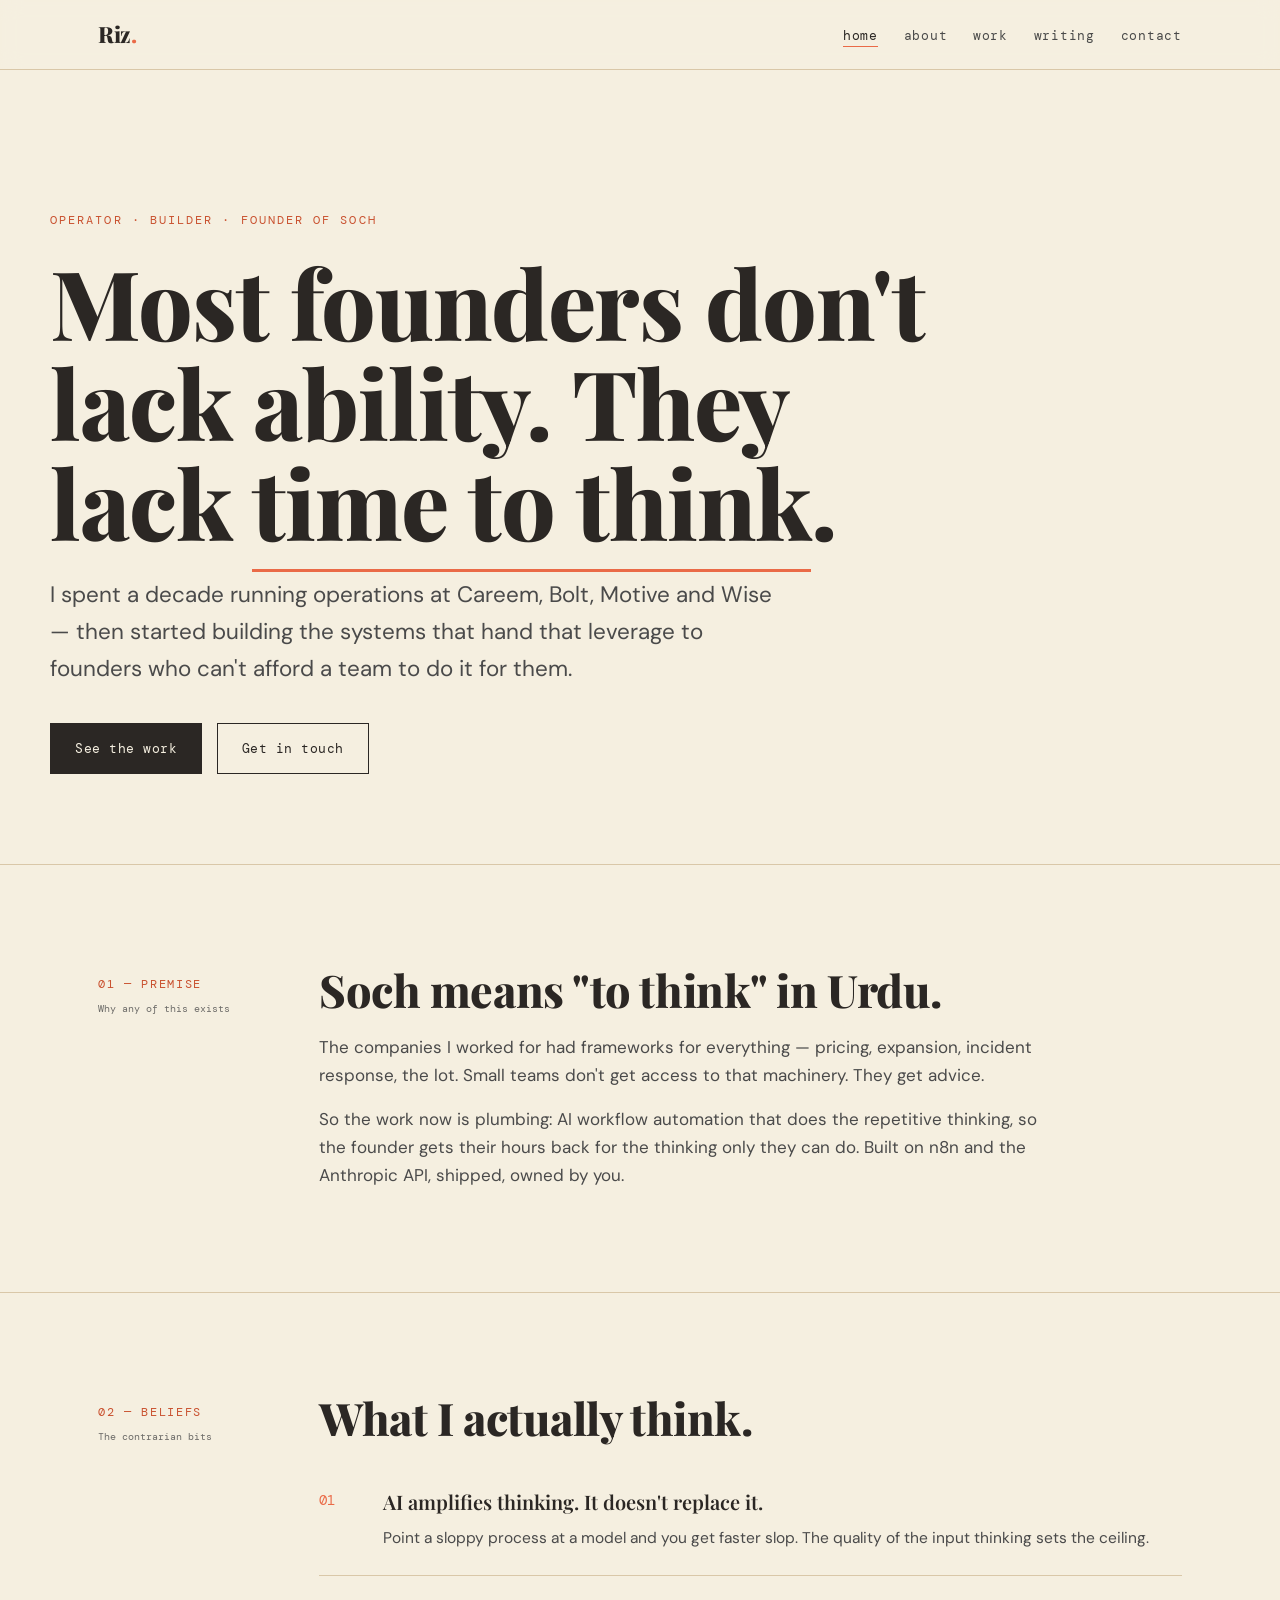
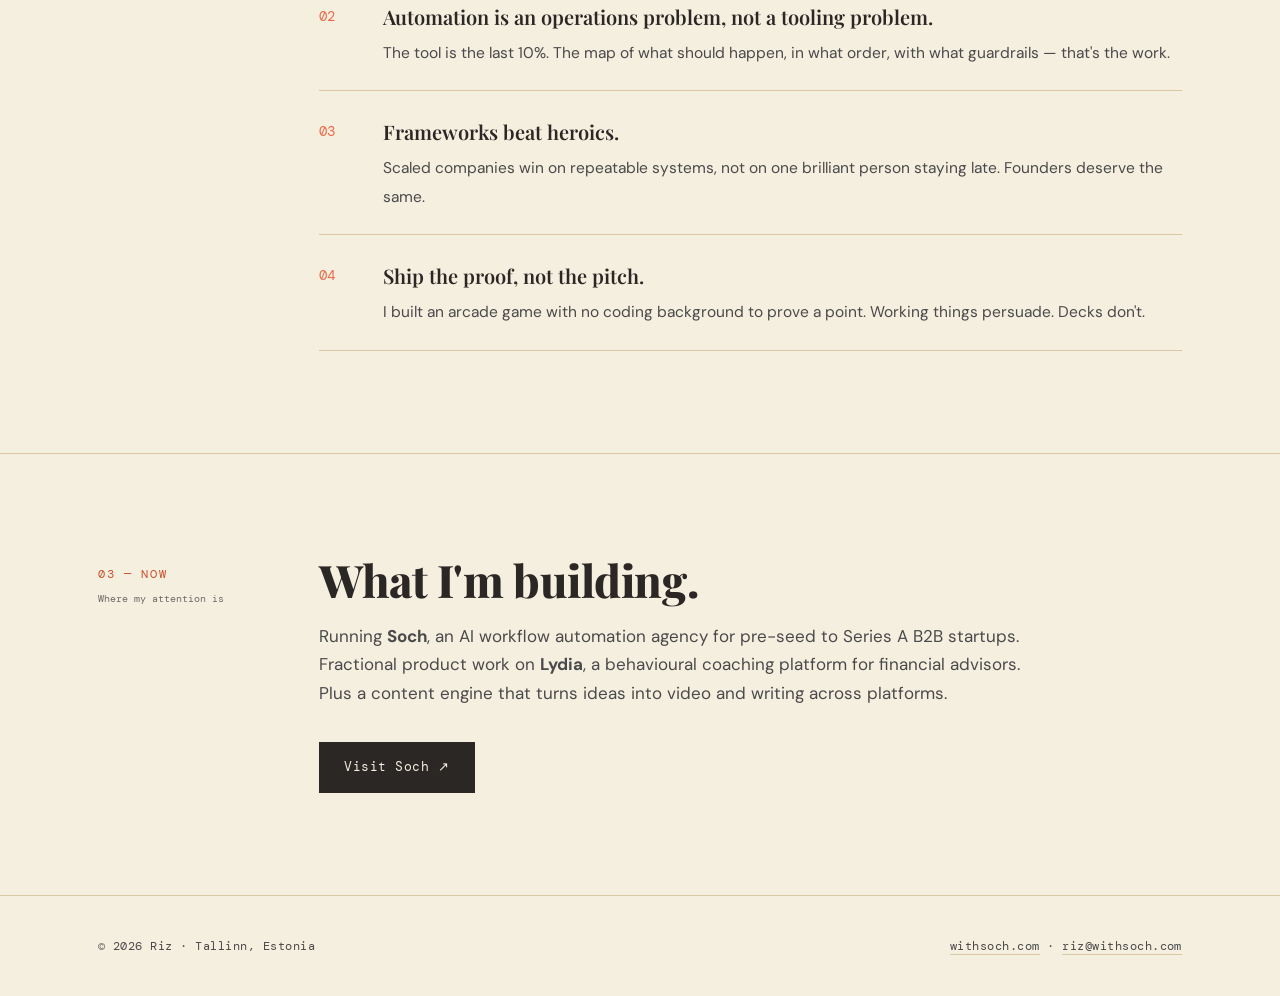
<file: index.html>
<!DOCTYPE html>
<html lang="en">
<head>
<meta charset="UTF-8">
<meta name="viewport" content="width=device-width, initial-scale=1.0">
<title>Riz — Operator. Builder. Soch.</title>
<meta name="description" content="Riz — operator, AI-automation builder, and founder of Soch. Frameworks from scaled companies, delivered to founders who don't have time to think.">
<link rel="stylesheet" href="style.css">
</head>
<body>

<nav class="nav">
  <div class="nav-inner">
    <a href="index.html" class="brand">Riz<span>.</span></a>
    <button class="nav-toggle" aria-expanded="false" aria-controls="menu">menu</button>
    <ul class="nav-links" id="menu">
      <li><a href="index.html" aria-current="page">home</a></li>
      <li><a href="about.html">about</a></li>
      <li><a href="work.html">work</a></li>
      <li><a href="writing.html">writing</a></li>
      <li><a href="contact.html">contact</a></li>
    </ul>
  </div>
</nav>

<header class="hero wrap">
  <span class="eyebrow">Operator · Builder · Founder of Soch</span>
  <h1>Most founders don't lack ability. They lack <span class="draw">time to think</span>.</h1>
  <p class="lede">I spent a decade running operations at Careem, Bolt, Motive and Wise — then started building the systems that hand that leverage to founders who can't afford a team to do it for them.</p>
  <div class="btn-row">
    <a href="work.html" class="btn">See the work</a>
    <a href="contact.html" class="btn ghost">Get in touch</a>
  </div>
</header>

<section class="section">
  <div class="wrap section-grid reveal">
    <div class="margin-label">01 — Premise<small>Why any of this exists</small></div>
    <div class="prose">
      <h2>Soch means "to think" in Urdu.</h2>
      <p>The companies I worked for had frameworks for everything — pricing, expansion, incident response, the lot. Small teams don't get access to that machinery. They get advice.</p>
      <p>So the work now is plumbing: AI workflow automation that does the repetitive thinking, so the founder gets their hours back for the thinking only they can do. Built on n8n and the Anthropic API, shipped, owned by you.</p>
    </div>
  </div>
</section>

<section class="section">
  <div class="wrap section-grid reveal">
    <div class="margin-label">02 — Beliefs<small>The contrarian bits</small></div>
    <div class="prose" style="max-width:none;">
      <h2>What I actually think.</h2>
      <ol class="beliefs">
        <li><div><b>AI amplifies thinking. It doesn't replace it.</b><span>Point a sloppy process at a model and you get faster slop. The quality of the input thinking sets the ceiling.</span></div></li>
        <li><div><b>Automation is an operations problem, not a tooling problem.</b><span>The tool is the last 10%. The map of what should happen, in what order, with what guardrails — that's the work.</span></div></li>
        <li><div><b>Frameworks beat heroics.</b><span>Scaled companies win on repeatable systems, not on one brilliant person staying late. Founders deserve the same.</span></div></li>
        <li><div><b>Ship the proof, not the pitch.</b><span>I built an arcade game with no coding background to prove a point. Working things persuade. Decks don't.</span></div></li>
      </ol>
    </div>
  </div>
</section>

<section class="section">
  <div class="wrap section-grid reveal">
    <div class="margin-label">03 — Now<small>Where my attention is</small></div>
    <div class="prose">
      <h2>What I'm building.</h2>
      <p>Running <strong>Soch</strong>, an AI workflow automation agency for pre-seed to Series A B2B startups. Fractional product work on <strong>Lydia</strong>, a behavioural coaching platform for financial advisors. Plus a content engine that turns ideas into video and writing across platforms.</p>
      <div class="btn-row">
        <a href="https://withsoch.com" class="btn" target="_blank" rel="noopener">Visit Soch ↗</a>
      </div>
    </div>
  </div>
</section>

<footer class="footer">
  <div class="footer-inner">
    <span>© 2026 Riz · Tallinn, Estonia</span>
    <span><a href="https://withsoch.com" target="_blank" rel="noopener">withsoch.com</a> · <a href="mailto:riz@withsoch.com">riz@withsoch.com</a></span>
  </div>
</footer>

<script src="main.js"></script>
</body>
</html>
</file>
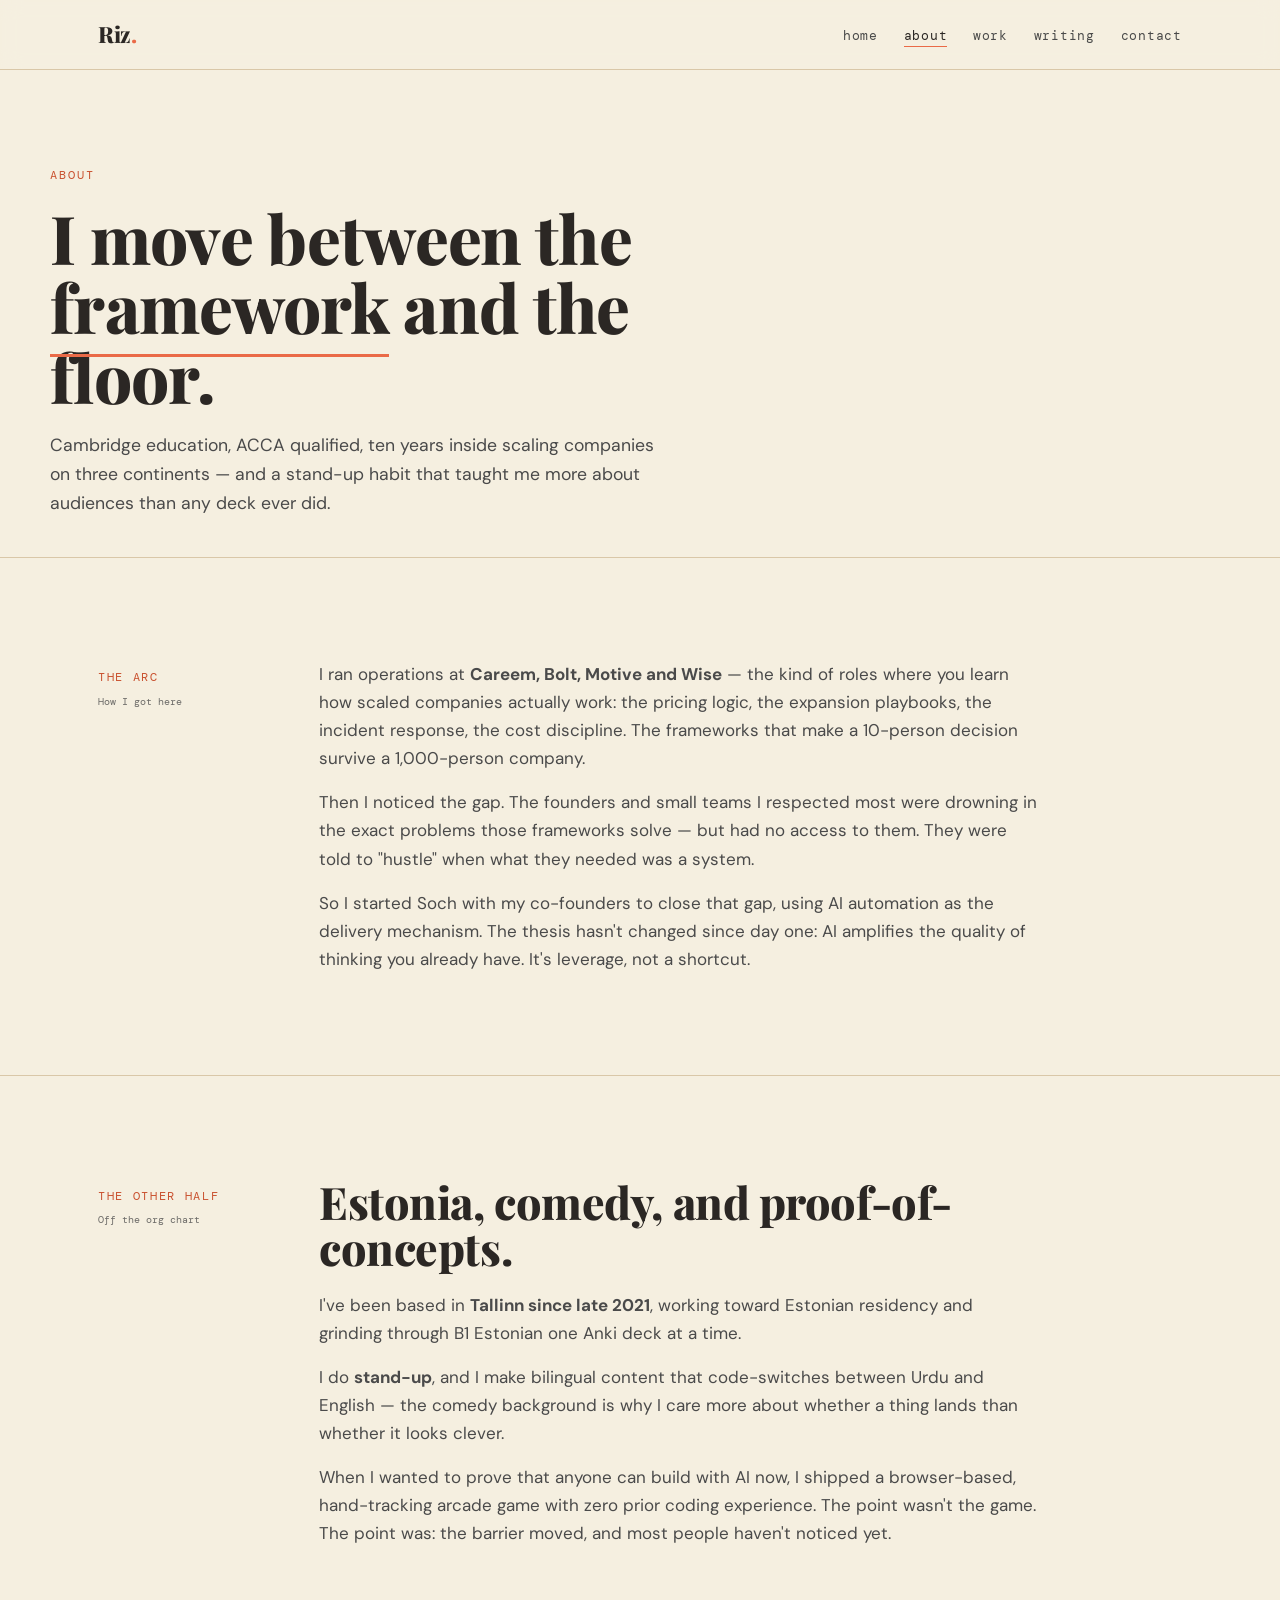
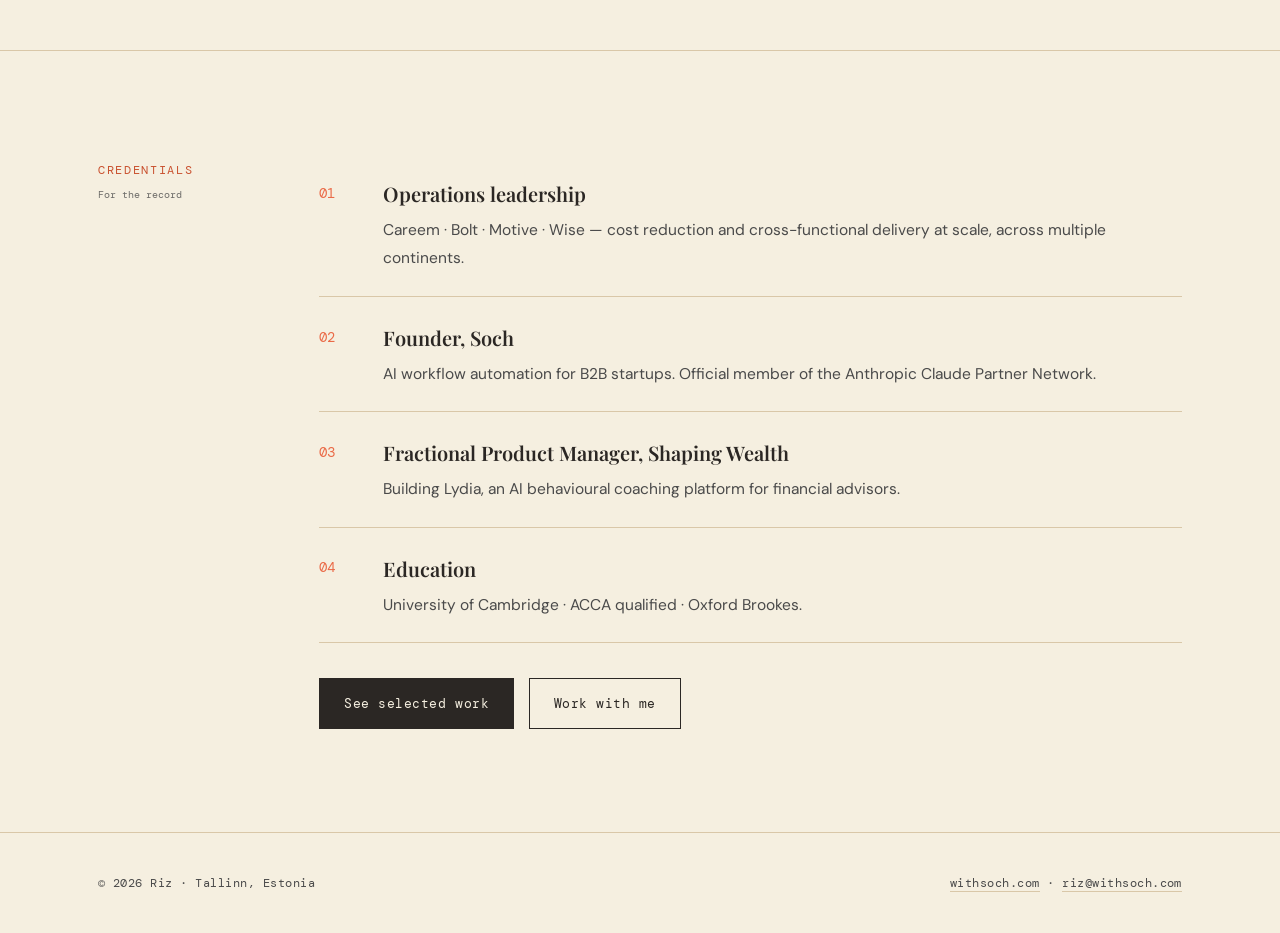
<file: about.html>
<!DOCTYPE html>
<html lang="en">
<head>
<meta charset="UTF-8">
<meta name="viewport" content="width=device-width, initial-scale=1.0">
<title>About — Riz</title>
<meta name="description" content="A decade of operations across Careem, Bolt, Motive and Wise — now building AI automation systems for founders from Tallinn, Estonia.">
<link rel="stylesheet" href="style.css">
</head>
<body>

<nav class="nav">
  <div class="nav-inner">
    <a href="index.html" class="brand">Riz<span>.</span></a>
    <button class="nav-toggle" aria-expanded="false" aria-controls="menu">menu</button>
    <ul class="nav-links" id="menu">
      <li><a href="index.html">home</a></li>
      <li><a href="about.html" aria-current="page">about</a></li>
      <li><a href="work.html">work</a></li>
      <li><a href="writing.html">writing</a></li>
      <li><a href="contact.html">contact</a></li>
    </ul>
  </div>
</nav>

<header class="page-head wrap">
  <span class="eyebrow">About</span>
  <h1>I move between the <span class="draw">framework</span> and the floor.</h1>
  <p class="lede">Cambridge education, ACCA qualified, ten years inside scaling companies on three continents — and a stand-up habit that taught me more about audiences than any deck ever did.</p>
</header>

<section class="section">
  <div class="wrap section-grid reveal">
    <div class="margin-label">The arc<small>How I got here</small></div>
    <div class="prose">
      <p>I ran operations at <strong>Careem, Bolt, Motive and Wise</strong> — the kind of roles where you learn how scaled companies actually work: the pricing logic, the expansion playbooks, the incident response, the cost discipline. The frameworks that make a 10-person decision survive a 1,000-person company.</p>
      <p>Then I noticed the gap. The founders and small teams I respected most were drowning in the exact problems those frameworks solve — but had no access to them. They were told to "hustle" when what they needed was a system.</p>
      <p>So I started Soch with my co-founders to close that gap, using AI automation as the delivery mechanism. The thesis hasn't changed since day one: AI amplifies the quality of thinking you already have. It's leverage, not a shortcut.</p>
    </div>
  </div>
</section>

<section class="section">
  <div class="wrap section-grid reveal">
    <div class="margin-label">The other half<small>Off the org chart</small></div>
    <div class="prose">
      <h2>Estonia, comedy, and proof-of-concepts.</h2>
      <p>I've been based in <strong>Tallinn since late 2021</strong>, working toward Estonian residency and grinding through B1 Estonian one Anki deck at a time.</p>
      <p>I do <strong>stand-up</strong>, and I make bilingual content that code-switches between Urdu and English — the comedy background is why I care more about whether a thing lands than whether it looks clever.</p>
      <p>When I wanted to prove that anyone can build with AI now, I shipped a browser-based, hand-tracking arcade game with zero prior coding experience. The point wasn't the game. The point was: the barrier moved, and most people haven't noticed yet.</p>
    </div>
  </div>
</section>

<section class="section">
  <div class="wrap section-grid reveal">
    <div class="margin-label">Credentials<small>For the record</small></div>
    <div class="prose" style="max-width:none;">
      <ol class="beliefs">
        <li><div><b>Operations leadership</b><span>Careem · Bolt · Motive · Wise — cost reduction and cross-functional delivery at scale, across multiple continents.</span></div></li>
        <li><div><b>Founder, Soch</b><span>AI workflow automation for B2B startups. Official member of the Anthropic Claude Partner Network.</span></div></li>
        <li><div><b>Fractional Product Manager, Shaping Wealth</b><span>Building Lydia, an AI behavioural coaching platform for financial advisors.</span></div></li>
        <li><div><b>Education</b><span>University of Cambridge · ACCA qualified · Oxford Brookes.</span></div></li>
      </ol>
      <div class="btn-row">
        <a href="work.html" class="btn">See selected work</a>
        <a href="contact.html" class="btn ghost">Work with me</a>
      </div>
    </div>
  </div>
</section>

<footer class="footer">
  <div class="footer-inner">
    <span>© 2026 Riz · Tallinn, Estonia</span>
    <span><a href="https://withsoch.com" target="_blank" rel="noopener">withsoch.com</a> · <a href="mailto:riz@withsoch.com">riz@withsoch.com</a></span>
  </div>
</footer>

<script src="main.js"></script>
</body>
</html>
</file>
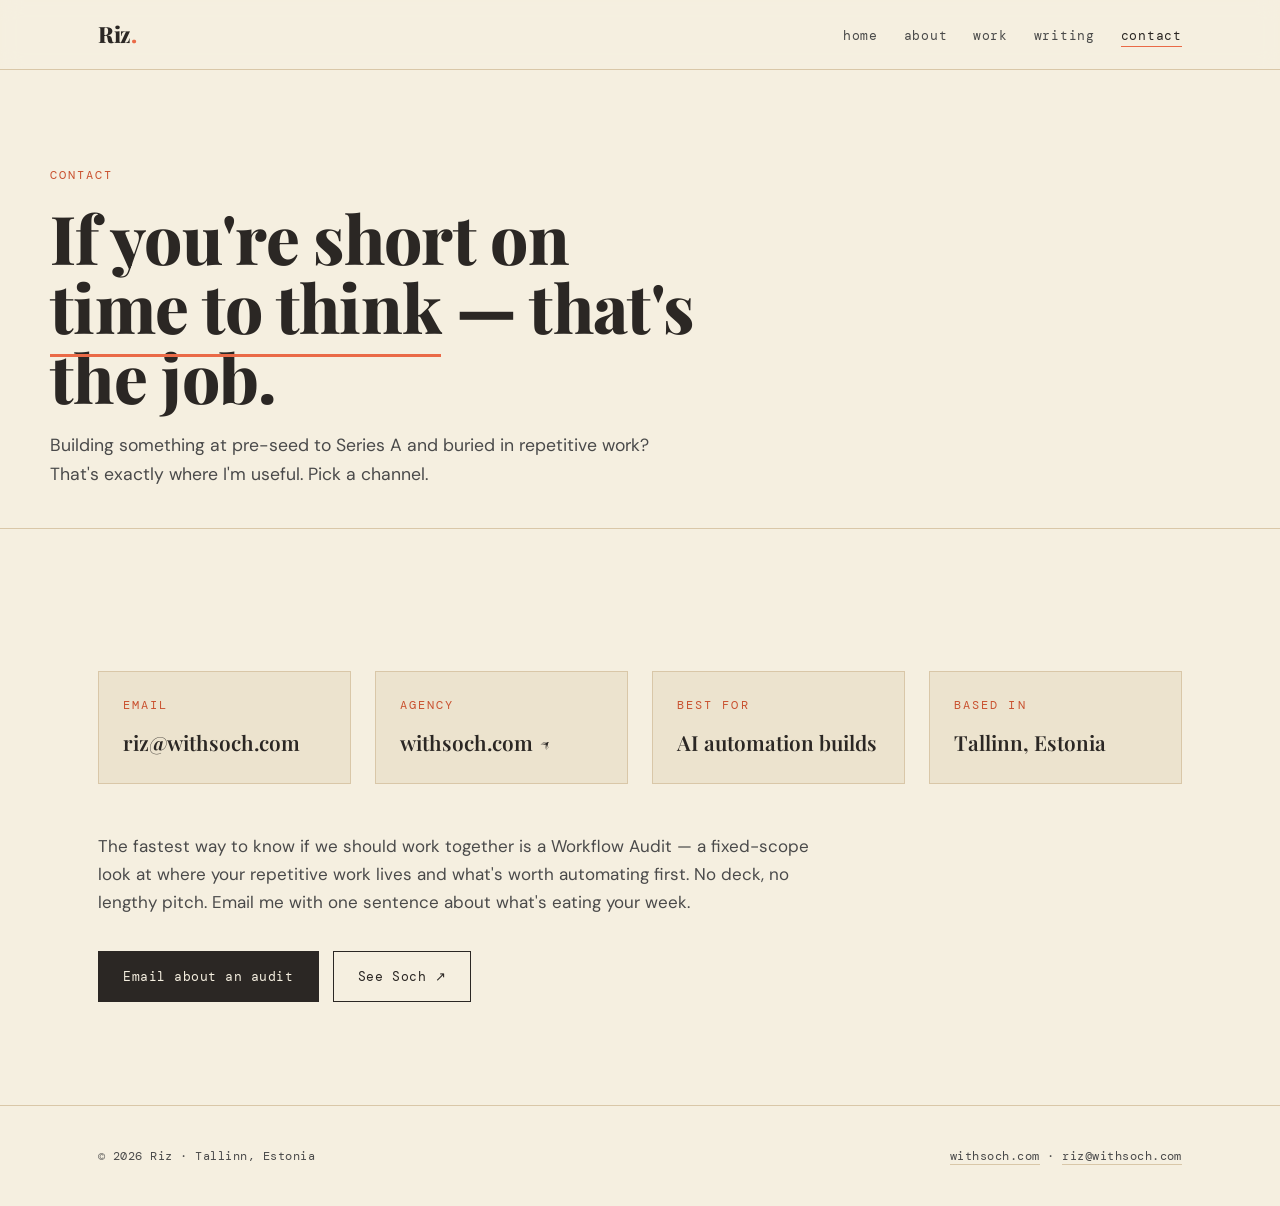
<file: contact.html>
<!DOCTYPE html>
<html lang="en">
<head>
<meta charset="UTF-8">
<meta name="viewport" content="width=device-width, initial-scale=1.0">
<title>Contact — Riz</title>
<meta name="description" content="Work with Riz on AI automation, product, or operations — or just say hello. Based in Tallinn, Estonia.">
<link rel="stylesheet" href="style.css">
</head>
<body>

<nav class="nav">
  <div class="nav-inner">
    <a href="index.html" class="brand">Riz<span>.</span></a>
    <button class="nav-toggle" aria-expanded="false" aria-controls="menu">menu</button>
    <ul class="nav-links" id="menu">
      <li><a href="index.html">home</a></li>
      <li><a href="about.html">about</a></li>
      <li><a href="work.html">work</a></li>
      <li><a href="writing.html">writing</a></li>
      <li><a href="contact.html" aria-current="page">contact</a></li>
    </ul>
  </div>
</nav>

<header class="page-head wrap">
  <span class="eyebrow">Contact</span>
  <h1>If you're short on <span class="draw">time to think</span> — that's the job.</h1>
  <p class="lede">Building something at pre-seed to Series A and buried in repetitive work? That's exactly where I'm useful. Pick a channel.</p>
</header>

<section class="section">
  <div class="wrap reveal">
    <div class="contact-grid">

      <div class="contact-item">
        <span class="eyebrow">Email</span>
        <a href="mailto:riz@withsoch.com">riz@withsoch.com</a>
      </div>

      <div class="contact-item">
        <span class="eyebrow">Agency</span>
        <a href="https://withsoch.com" target="_blank" rel="noopener">withsoch.com ↗</a>
      </div>

      <div class="contact-item">
        <span class="eyebrow">Best for</span>
        <a href="work.html">AI automation builds</a>
      </div>

      <div class="contact-item">
        <span class="eyebrow">Based in</span>
        <a href="#">Tallinn, Estonia</a>
      </div>

    </div>

    <div style="margin-top:3rem;max-width:60ch;">
      <p style="color:var(--charcoal);">The fastest way to know if we should work together is a Workflow Audit — a fixed-scope look at where your repetitive work lives and what's worth automating first. No deck, no lengthy pitch. Email me with one sentence about what's eating your week.</p>
      <div class="btn-row">
        <a href="mailto:riz@withsoch.com?subject=Workflow%20Audit" class="btn">Email about an audit</a>
        <a href="https://withsoch.com" class="btn ghost" target="_blank" rel="noopener">See Soch ↗</a>
      </div>
    </div>
  </div>
</section>

<footer class="footer">
  <div class="footer-inner">
    <span>© 2026 Riz · Tallinn, Estonia</span>
    <span><a href="https://withsoch.com" target="_blank" rel="noopener">withsoch.com</a> · <a href="mailto:riz@withsoch.com">riz@withsoch.com</a></span>
  </div>
</footer>

<script src="main.js"></script>
</body>
</html>
</file>
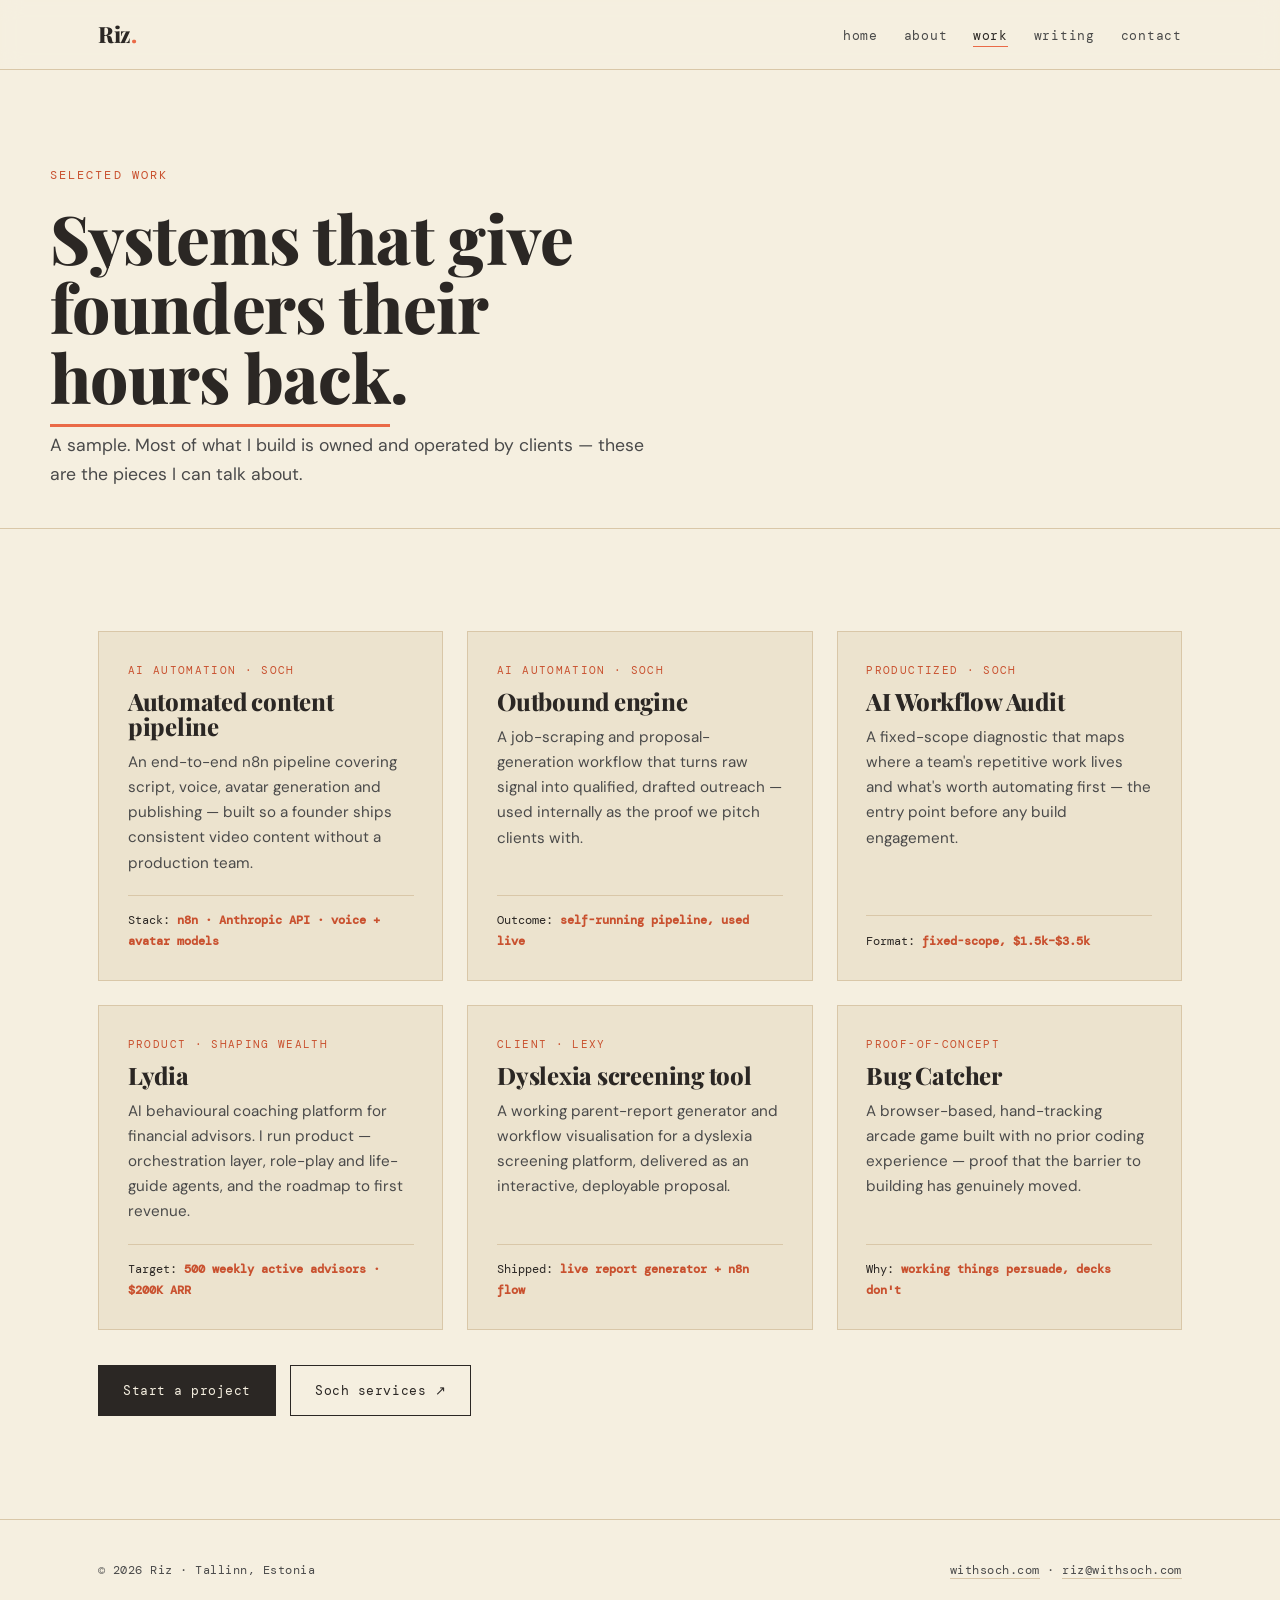
<file: work.html>
<!DOCTYPE html>
<html lang="en">
<head>
<meta charset="UTF-8">
<meta name="viewport" content="width=device-width, initial-scale=1.0">
<title>Work — Riz</title>
<meta name="description" content="Selected work: AI automation builds, product, and proof-of-concepts from Soch and beyond.">
<link rel="stylesheet" href="style.css">
</head>
<body>

<nav class="nav">
  <div class="nav-inner">
    <a href="index.html" class="brand">Riz<span>.</span></a>
    <button class="nav-toggle" aria-expanded="false" aria-controls="menu">menu</button>
    <ul class="nav-links" id="menu">
      <li><a href="index.html">home</a></li>
      <li><a href="about.html">about</a></li>
      <li><a href="work.html" aria-current="page">work</a></li>
      <li><a href="writing.html">writing</a></li>
      <li><a href="contact.html">contact</a></li>
    </ul>
  </div>
</nav>

<header class="page-head wrap">
  <span class="eyebrow">Selected work</span>
  <h1>Systems that give founders their <span class="draw">hours back</span>.</h1>
  <p class="lede">A sample. Most of what I build is owned and operated by clients — these are the pieces I can talk about.</p>
</header>

<section class="section">
  <div class="wrap reveal">
    <div class="cards">

      <article class="card">
        <span class="tag">AI Automation · Soch</span>
        <h3>Automated content pipeline</h3>
        <p>An end-to-end n8n pipeline covering script, voice, avatar generation and publishing — built so a founder ships consistent video content without a production team.</p>
        <div class="metric">Stack: <b>n8n · Anthropic API · voice + avatar models</b></div>
      </article>

      <article class="card">
        <span class="tag">AI Automation · Soch</span>
        <h3>Outbound engine</h3>
        <p>A job-scraping and proposal-generation workflow that turns raw signal into qualified, drafted outreach — used internally as the proof we pitch clients with.</p>
        <div class="metric">Outcome: <b>self-running pipeline, used live</b></div>
      </article>

      <article class="card">
        <span class="tag">Productized · Soch</span>
        <h3>AI Workflow Audit</h3>
        <p>A fixed-scope diagnostic that maps where a team's repetitive work lives and what's worth automating first — the entry point before any build engagement.</p>
        <div class="metric">Format: <b>fixed-scope, $1.5k–$3.5k</b></div>
      </article>

      <article class="card">
        <span class="tag">Product · Shaping Wealth</span>
        <h3>Lydia</h3>
        <p>AI behavioural coaching platform for financial advisors. I run product — orchestration layer, role-play and life-guide agents, and the roadmap to first revenue.</p>
        <div class="metric">Target: <b>500 weekly active advisors · $200K ARR</b></div>
      </article>

      <article class="card">
        <span class="tag">Client · Lexy</span>
        <h3>Dyslexia screening tool</h3>
        <p>A working parent-report generator and workflow visualisation for a dyslexia screening platform, delivered as an interactive, deployable proposal.</p>
        <div class="metric">Shipped: <b>live report generator + n8n flow</b></div>
      </article>

      <article class="card">
        <span class="tag">Proof-of-concept</span>
        <h3>Bug Catcher</h3>
        <p>A browser-based, hand-tracking arcade game built with no prior coding experience — proof that the barrier to building has genuinely moved.</p>
        <div class="metric">Why: <b>working things persuade, decks don't</b></div>
      </article>

    </div>

    <div class="btn-row">
      <a href="contact.html" class="btn">Start a project</a>
      <a href="https://withsoch.com" class="btn ghost" target="_blank" rel="noopener">Soch services ↗</a>
    </div>
  </div>
</section>

<footer class="footer">
  <div class="footer-inner">
    <span>© 2026 Riz · Tallinn, Estonia</span>
    <span><a href="https://withsoch.com" target="_blank" rel="noopener">withsoch.com</a> · <a href="mailto:riz@withsoch.com">riz@withsoch.com</a></span>
  </div>
</footer>

<script src="main.js"></script>
</body>
</html>
</file>
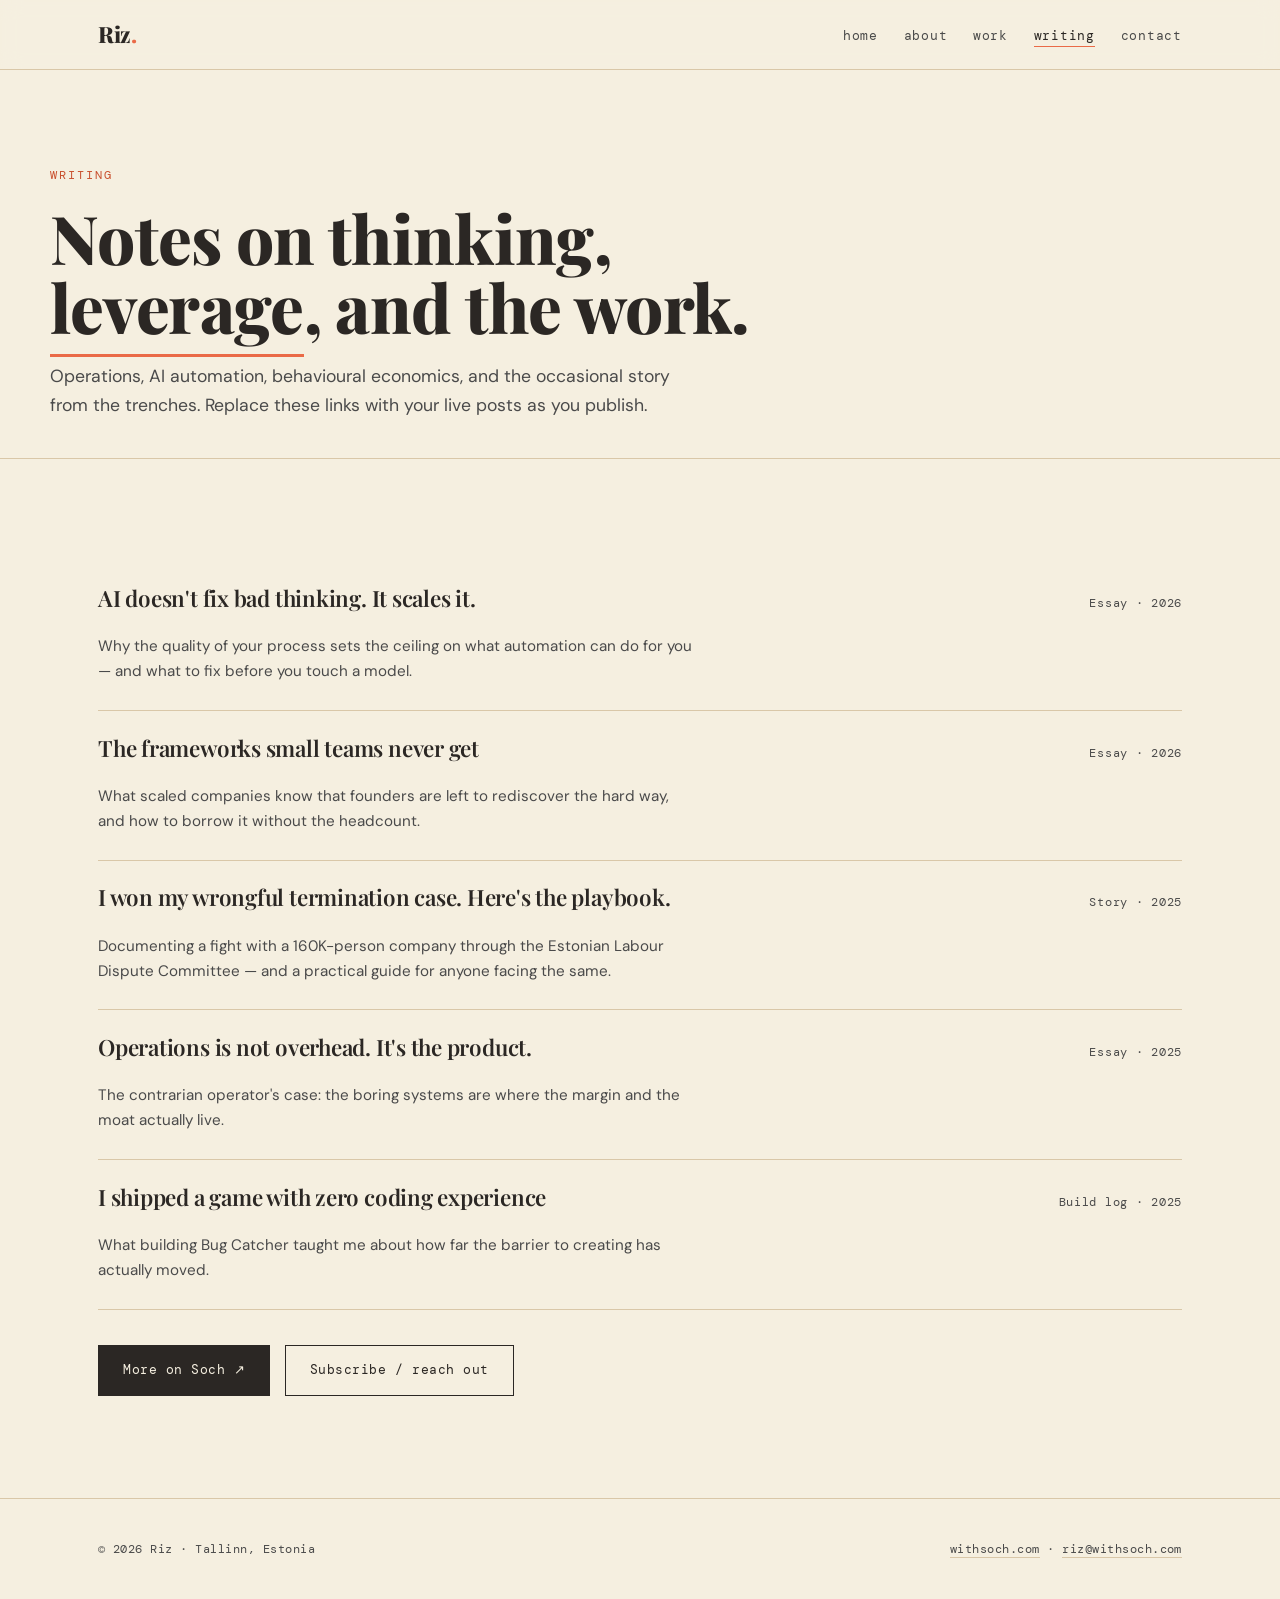
<file: writing.html>
<!DOCTYPE html>
<html lang="en">
<head>
<meta charset="UTF-8">
<meta name="viewport" content="width=device-width, initial-scale=1.0">
<title>Writing — Riz</title>
<meta name="description" content="Essays and content on AI automation, operations, behavioural economics, and building leverage as a founder.">
<link rel="stylesheet" href="style.css">
</head>
<body>

<nav class="nav">
  <div class="nav-inner">
    <a href="index.html" class="brand">Riz<span>.</span></a>
    <button class="nav-toggle" aria-expanded="false" aria-controls="menu">menu</button>
    <ul class="nav-links" id="menu">
      <li><a href="index.html">home</a></li>
      <li><a href="about.html">about</a></li>
      <li><a href="work.html">work</a></li>
      <li><a href="writing.html" aria-current="page">writing</a></li>
      <li><a href="contact.html">contact</a></li>
    </ul>
  </div>
</nav>

<header class="page-head wrap">
  <span class="eyebrow">Writing</span>
  <h1>Notes on thinking, <span class="draw">leverage</span>, and the work.</h1>
  <p class="lede">Operations, AI automation, behavioural economics, and the occasional story from the trenches. Replace these links with your live posts as you publish.</p>
</header>

<section class="section">
  <div class="wrap reveal">
    <ul class="posts">

      <li><a href="#">
        <h3>AI doesn't fix bad thinking. It scales it.</h3>
        <span class="meta">Essay · 2026</span>
        <p class="desc">Why the quality of your process sets the ceiling on what automation can do for you — and what to fix before you touch a model.</p>
      </a></li>

      <li><a href="#">
        <h3>The frameworks small teams never get</h3>
        <span class="meta">Essay · 2026</span>
        <p class="desc">What scaled companies know that founders are left to rediscover the hard way, and how to borrow it without the headcount.</p>
      </a></li>

      <li><a href="#">
        <h3>I won my wrongful termination case. Here's the playbook.</h3>
        <span class="meta">Story · 2025</span>
        <p class="desc">Documenting a fight with a 160K-person company through the Estonian Labour Dispute Committee — and a practical guide for anyone facing the same.</p>
      </a></li>

      <li><a href="#">
        <h3>Operations is not overhead. It's the product.</h3>
        <span class="meta">Essay · 2025</span>
        <p class="desc">The contrarian operator's case: the boring systems are where the margin and the moat actually live.</p>
      </a></li>

      <li><a href="#">
        <h3>I shipped a game with zero coding experience</h3>
        <span class="meta">Build log · 2025</span>
        <p class="desc">What building Bug Catcher taught me about how far the barrier to creating has actually moved.</p>
      </a></li>

    </ul>

    <div class="btn-row">
      <a href="https://withsoch.com" class="btn" target="_blank" rel="noopener">More on Soch ↗</a>
      <a href="contact.html" class="btn ghost">Subscribe / reach out</a>
    </div>
  </div>
</section>

<footer class="footer">
  <div class="footer-inner">
    <span>© 2026 Riz · Tallinn, Estonia</span>
    <span><a href="https://withsoch.com" target="_blank" rel="noopener">withsoch.com</a> · <a href="mailto:riz@withsoch.com">riz@withsoch.com</a></span>
  </div>
</footer>

<script src="main.js"></script>
</body>
</html>
</file>
<file: style.css>
/* ============================================================
   Riz — personal brand. Soch brand system.
   Coral #EA6A47 / Cream #F5EFE0 / Charcoal #4A4A4A
   ============================================================ */

@import url('https://fonts.googleapis.com/css2?family=Playfair+Display:ital,wght@0,400;0,600;0,800;1,400&family=DM+Sans:opsz,wght@9..40,300;9..40,400;9..40,500;9..40,600&family=DM+Mono:wght@400;500&display=swap');

:root {
  --coral: #EA6A47;
  --coral-deep: #C9512F;
  --cream: #F5EFE0;
  --cream-deep: #ECE3CE;
  --charcoal: #4A4A4A;
  --ink: #2B2724;
  --clay: #D9C7A8;
  --maxw: 1180px;
  --gut: clamp(1.25rem, 4vw, 3rem);
}

* { box-sizing: border-box; margin: 0; padding: 0; }

html { scroll-behavior: smooth; }

body {
  background: var(--cream);
  color: var(--ink);
  font-family: 'DM Sans', system-ui, sans-serif;
  font-weight: 400;
  font-size: 1.0625rem;
  line-height: 1.65;
  -webkit-font-smoothing: antialiased;
}

img { max-width: 100%; display: block; }

a { color: inherit; }

::selection { background: var(--coral); color: var(--cream); }

/* ---------- type ---------- */
h1, h2, h3 { font-family: 'Playfair Display', serif; font-weight: 800; line-height: 1.04; letter-spacing: -0.01em; }
.eyebrow {
  font-family: 'DM Mono', monospace;
  font-size: 0.72rem;
  letter-spacing: 0.18em;
  text-transform: uppercase;
  color: var(--coral-deep);
}

/* signature: self-drawing underline */
.draw {
  position: relative;
  white-space: nowrap;
}
.draw::after {
  content: '';
  position: absolute;
  left: 0; bottom: -0.08em;
  height: 3px;
  width: 100%;
  background: var(--coral);
  transform: scaleX(0);
  transform-origin: left;
  animation: draw 0.9s cubic-bezier(.2,.7,.2,1) forwards;
  animation-delay: 0.5s;
}
@keyframes draw { to { transform: scaleX(1); } }

/* ---------- layout ---------- */
.wrap { max-width: var(--maxw); margin: 0 auto; padding-inline: var(--gut); }

/* ---------- nav ---------- */
.nav {
  position: sticky; top: 0; z-index: 50;
  background: color-mix(in srgb, var(--cream) 88%, transparent);
  backdrop-filter: blur(10px);
  border-bottom: 1px solid var(--clay);
}
.nav-inner {
  max-width: var(--maxw); margin: 0 auto;
  padding: 1rem var(--gut);
  display: flex; align-items: center; justify-content: space-between;
}
.brand { font-family: 'Playfair Display', serif; font-weight: 800; font-size: 1.4rem; text-decoration: none; letter-spacing: -0.02em; }
.brand span { color: var(--coral); }
.nav-links { display: flex; gap: 1.6rem; list-style: none; }
.nav-links a {
  text-decoration: none;
  font-family: 'DM Mono', monospace;
  font-size: 0.8rem;
  letter-spacing: 0.06em;
  color: var(--charcoal);
  padding-bottom: 2px;
  border-bottom: 1.5px solid transparent;
  transition: border-color .2s, color .2s;
}
.nav-links a:hover, .nav-links a[aria-current="page"] { color: var(--ink); border-color: var(--coral); }
.nav-toggle { display: none; background: none; border: 0; cursor: pointer; font-family: 'DM Mono', monospace; font-size: 0.8rem; }

/* ---------- hero ---------- */
.hero { padding: clamp(4rem, 11vw, 9rem) 0 clamp(3rem, 7vw, 6rem); position: relative; }
.hero h1 { font-size: clamp(2.7rem, 8vw, 6rem); max-width: 14ch; }
.hero .lede { font-size: clamp(1.1rem, 2.2vw, 1.4rem); max-width: 46ch; margin-top: 1.6rem; color: var(--charcoal); }
.hero .eyebrow { display: block; margin-bottom: 1.4rem; }

/* ---------- marginalia section frame ---------- */
.section { padding: clamp(3.5rem, 8vw, 7rem) 0; border-top: 1px solid var(--clay); }
.section-grid {
  display: grid;
  grid-template-columns: minmax(0,170px) 1fr;
  gap: clamp(1.5rem, 4vw, 4rem);
}
.margin-label { font-family: 'DM Mono', monospace; font-size: 0.74rem; letter-spacing: 0.14em; text-transform: uppercase; color: var(--coral-deep); padding-top: 0.5rem; }
.margin-label small { display: block; color: var(--charcoal); text-transform: none; letter-spacing: 0; margin-top: 0.4rem; opacity: 0.8; }
.section h2 { font-size: clamp(1.8rem, 4vw, 2.8rem); margin-bottom: 1.2rem; }
.section p + p { margin-top: 1rem; }
.prose { max-width: 60ch; }
.prose p { color: var(--charcoal); }

/* ---------- buttons ---------- */
.btn-row { display: flex; flex-wrap: wrap; gap: 0.9rem; margin-top: 2.2rem; }
.btn {
  display: inline-block;
  font-family: 'DM Mono', monospace;
  font-size: 0.82rem;
  letter-spacing: 0.04em;
  text-decoration: none;
  padding: 0.85rem 1.5rem;
  border: 1.5px solid var(--ink);
  background: var(--ink);
  color: var(--cream);
  transition: transform .15s, background .2s, color .2s;
}
.btn:hover { transform: translateY(-2px); background: var(--coral); border-color: var(--coral); color: var(--cream); }
.btn.ghost { background: transparent; color: var(--ink); }
.btn.ghost:hover { background: var(--ink); color: var(--cream); border-color: var(--ink); }

/* ---------- belief / list cards ---------- */
.beliefs { list-style: none; counter-reset: b; display: grid; gap: 0; }
.beliefs li {
  counter-increment: b;
  padding: 1.5rem 0;
  border-bottom: 1px solid var(--clay);
  display: grid; grid-template-columns: 3rem 1fr; gap: 1rem;
}
.beliefs li::before {
  content: counter(b, decimal-leading-zero);
  font-family: 'DM Mono', monospace; color: var(--coral); font-size: 0.85rem; padding-top: 0.35rem;
}
.beliefs b { font-family: 'Playfair Display', serif; font-weight: 600; font-size: 1.25rem; display: block; margin-bottom: 0.3rem; }
.beliefs span { color: var(--charcoal); font-size: 0.97rem; }

/* ---------- work cards ---------- */
.cards { display: grid; grid-template-columns: repeat(auto-fit, minmax(280px,1fr)); gap: 1.5rem; }
.card {
  background: var(--cream-deep);
  border: 1px solid var(--clay);
  padding: 1.8rem;
  display: flex; flex-direction: column;
  transition: transform .18s, box-shadow .18s;
}
.card:hover { transform: translateY(-4px); box-shadow: 0 14px 30px -18px rgba(43,39,36,.5); }
.card .tag { font-family: 'DM Mono', monospace; font-size: 0.7rem; letter-spacing: 0.12em; text-transform: uppercase; color: var(--coral-deep); }
.card h3 { font-size: 1.5rem; margin: 0.6rem 0 0.7rem; }
.card p { color: var(--charcoal); font-size: 0.95rem; flex: 1; }
.card .metric { margin-top: 1.2rem; font-family: 'DM Mono', monospace; font-size: 0.78rem; color: var(--ink); border-top: 1px solid var(--clay); padding-top: 0.9rem; }
.card .metric b { color: var(--coral-deep); }

/* ---------- writing list ---------- */
.posts { list-style: none; }
.posts li { border-bottom: 1px solid var(--clay); }
.posts a {
  display: grid; grid-template-columns: 1fr auto; align-items: baseline; gap: 1rem;
  padding: 1.6rem 0; text-decoration: none; transition: padding-left .2s;
}
.posts a:hover { padding-left: 0.6rem; }
.posts a:hover h3 { color: var(--coral-deep); }
.posts h3 { font-size: 1.4rem; font-weight: 600; }
.posts .meta { font-family: 'DM Mono', monospace; font-size: 0.74rem; color: var(--charcoal); letter-spacing: 0.06em; white-space: nowrap; }
.posts .desc { grid-column: 1/-1; color: var(--charcoal); font-size: 0.95rem; margin-top: 0.3rem; max-width: 60ch; }

/* ---------- contact ---------- */
.contact-grid { display: grid; grid-template-columns: repeat(auto-fit,minmax(220px,1fr)); gap: 1.5rem; margin-top: 2.5rem; }
.contact-item { border: 1px solid var(--clay); padding: 1.5rem; background: var(--cream-deep); }
.contact-item .eyebrow { display:block; margin-bottom: 0.6rem; }
.contact-item a { font-family: 'Playfair Display', serif; font-weight: 600; font-size: 1.3rem; text-decoration: none; border-bottom: 2px solid transparent; transition: border-color .2s; }
.contact-item a:hover { border-color: var(--coral); }

/* ---------- footer ---------- */
.footer { border-top: 1px solid var(--clay); padding: 2.5rem 0; }
.footer-inner { max-width: var(--maxw); margin: 0 auto; padding-inline: var(--gut); display:flex; flex-wrap: wrap; gap: 1rem; justify-content: space-between; align-items: center; font-family: 'DM Mono', monospace; font-size: 0.76rem; color: var(--charcoal); letter-spacing: 0.04em; }
.footer-inner a { color: var(--charcoal); text-decoration: none; border-bottom: 1px solid var(--clay); }
.footer-inner a:hover { color: var(--coral-deep); }

/* ---------- page intro (subpages) ---------- */
.page-head { padding: clamp(3rem,8vw,6rem) 0 clamp(1.5rem,3vw,3rem); }
.page-head h1 { font-size: clamp(2.3rem, 6vw, 4.2rem); max-width: 16ch; }
.page-head .eyebrow { display:block; margin-bottom: 1.1rem; }
.page-head .lede { color: var(--charcoal); max-width: 52ch; margin-top: 1.2rem; font-size: 1.1rem; }

/* ---------- reveal on scroll ---------- */
.reveal { opacity: 0; transform: translateY(18px); transition: opacity .7s ease, transform .7s ease; }
.reveal.in { opacity: 1; transform: none; }

/* ---------- responsive ---------- */
@media (max-width: 720px) {
  .nav-links {
    position: absolute; top: 100%; right: 0; left: 0;
    flex-direction: column; gap: 0;
    background: var(--cream); border-bottom: 1px solid var(--clay);
    max-height: 0; overflow: hidden; transition: max-height .3s ease;
  }
  .nav-links.open { max-height: 320px; }
  .nav-links li { padding: 0 var(--gut); }
  .nav-links a { display: block; padding: 0.9rem 0; border-bottom: 1px solid var(--clay); }
  .nav-toggle { display: block; }
  .section-grid { grid-template-columns: 1fr; }
  .margin-label { padding-top: 0; }
}

@media (prefers-reduced-motion: reduce) {
  *, *::after { animation: none !important; transition: none !important; }
  .reveal { opacity: 1; transform: none; }
}
</file>
